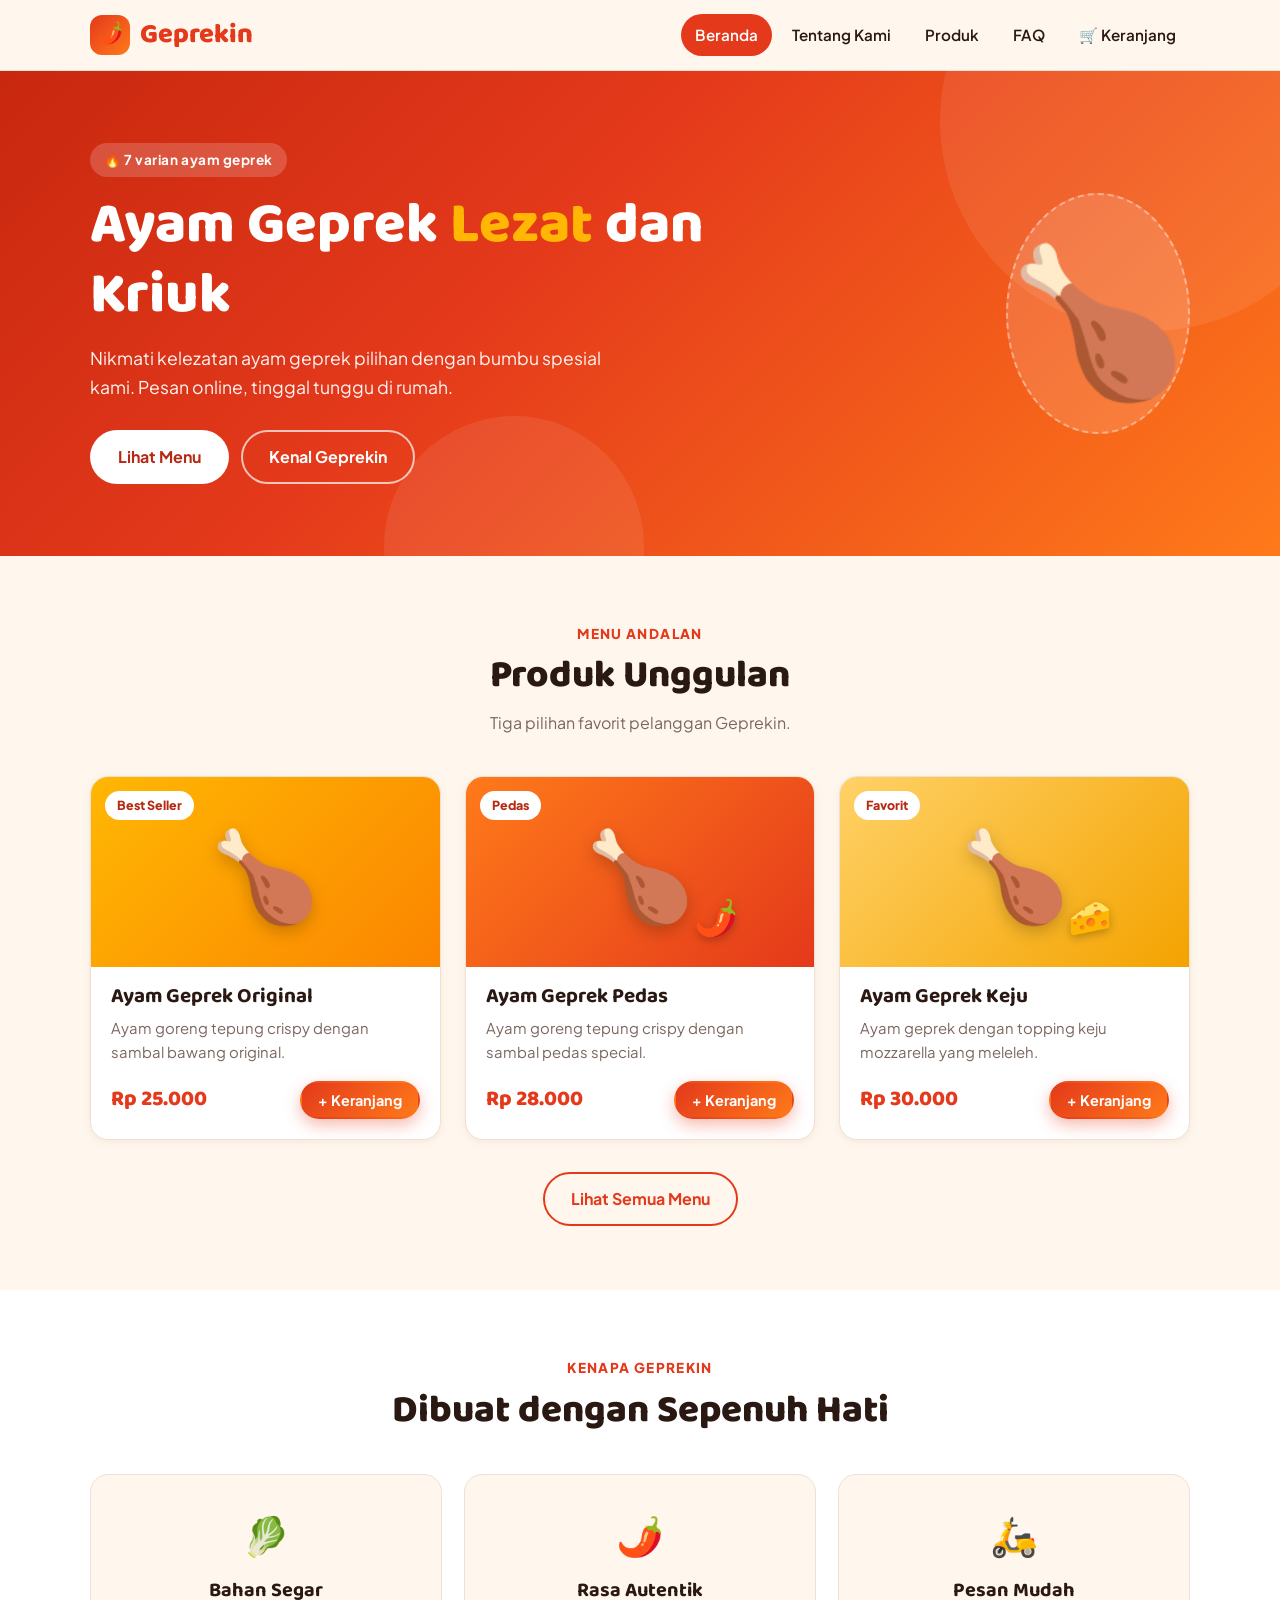
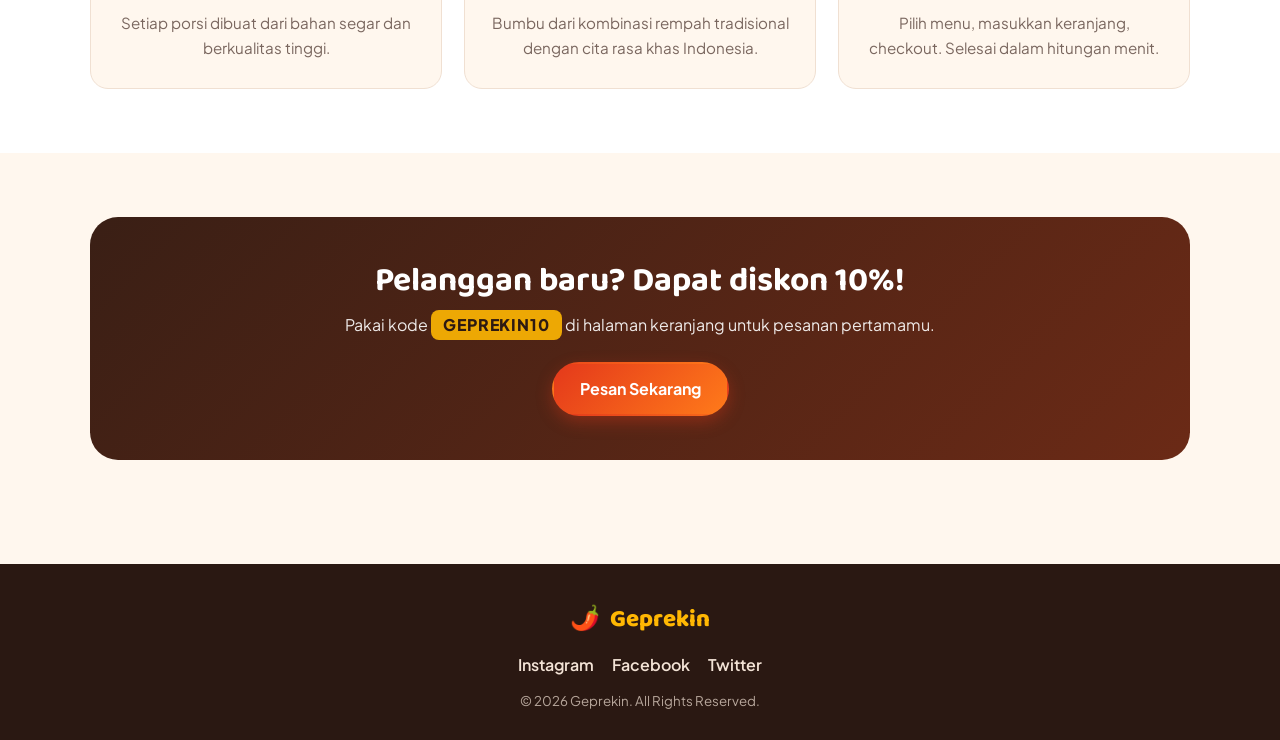
<file: index.html>
<!DOCTYPE html>
<html lang="id">
<head>
    <meta charset="UTF-8">
    <meta name="viewport" content="width=device-width, initial-scale=1.0">
    <title>Geprekin - Ayam Geprek Enak, Crispy, dan Pedasnya Pas</title>
    <meta name="description" content="Pesan ayam geprek crispy dengan 7 varian rasa dari Geprekin.">
    <link rel="preconnect" href="https://fonts.googleapis.com">
    <link rel="preconnect" href="https://fonts.gstatic.com" crossorigin>
    <link href="https://fonts.googleapis.com/css2?family=Baloo+2:wght@600;700;800&family=Plus+Jakarta+Sans:wght@400;500;600;700;800&display=swap" rel="stylesheet">
    <link rel="stylesheet" href="style.css">
</head>
<body>
    <header class="site-header">
        <div class="container header-inner">
            <a href="index.html" class="brand"><span class="brand-icon" aria-hidden="true">🌶️</span>Geprekin</a>
            <button class="nav-toggle" type="button" aria-label="Buka menu" aria-expanded="false" aria-controls="main-nav">☰</button>
            <nav class="main-nav" id="main-nav">
                <a href="index.html">Beranda</a>
                <a href="tentang.html">Tentang Kami</a>
                <a href="produk.html">Produk</a>
                <a href="faq.html">FAQ</a>
                <a href="keranjang.html">🛒 Keranjang<span class="cart-count" hidden>0</span></a>
            </nav>
        </div>
    </header>

    <main>

        <section class="hero">
            <div class="container hero-inner">
                <div>
                    <span class="hero-eyebrow">🔥 7 varian ayam geprek</span>
                    <h2>Ayam Geprek <span>Lezat</span> dan Kriuk</h2>
                    <p>Nikmati kelezatan ayam geprek pilihan dengan bumbu spesial kami. Pesan online, tinggal tunggu di rumah.</p>
                    <div class="hero-actions">
                        <a href="produk.html" class="btn btn-light">Lihat Menu</a>
                        <a href="tentang.html" class="btn btn-outline">Kenal Geprekin</a>
                    </div>
                </div>
                <div class="hero-art" aria-hidden="true">🍗</div>
            </div>
        </section>

        <section class="section">
            <div class="container">
                <div class="section-head">
                    <span class="eyebrow">Menu Andalan</span>
                    <h2>Produk Unggulan</h2>
                    <p>Tiga pilihan favorit pelanggan Geprekin.</p>
                </div>
                <div class="products-grid" id="featured-grid"></div>
                <p style="text-align:center;margin-top:32px"><a href="produk.html" class="btn btn-outline">Lihat Semua Menu</a></p>
            </div>
        </section>

        <section class="section section-alt">
            <div class="container">
                <div class="section-head">
                    <span class="eyebrow">Kenapa Geprekin</span>
                    <h2>Dibuat dengan Sepenuh Hati</h2>
                </div>
                <div class="features-grid">
                    <div class="feature"><span class="feature-icon" aria-hidden="true">🥬</span><h3>Bahan Segar</h3><p>Setiap porsi dibuat dari bahan segar dan berkualitas tinggi.</p></div>
                    <div class="feature"><span class="feature-icon" aria-hidden="true">🌶️</span><h3>Rasa Autentik</h3><p>Bumbu dari kombinasi rempah tradisional dengan cita rasa khas Indonesia.</p></div>
                    <div class="feature"><span class="feature-icon" aria-hidden="true">🛵</span><h3>Pesan Mudah</h3><p>Pilih menu, masukkan keranjang, checkout. Selesai dalam hitungan menit.</p></div>
                </div>
            </div>
        </section>

        <section class="section">
            <div class="container">
                <div class="cta-band">
                    <h2>Pelanggan baru? Dapat diskon 10%!</h2>
                    <p>Pakai kode <span class="promo-code">GEPREKIN10</span> di halaman keranjang untuk pesanan pertamamu.</p>
                    <a href="produk.html" class="btn btn-primary">Pesan Sekarang</a>
                </div>
            </div>
        </section>
    </main>

    <footer class="site-footer">
        <div class="container">
            <a href="index.html" class="brand"><span aria-hidden="true">🌶️</span> Geprekin</a>
            <div class="social-links">
                <a href="#">Instagram</a>
                <a href="#">Facebook</a>
                <a href="#">Twitter</a>
            </div>
            <small>&copy; 2026 Geprekin. All Rights Reserved.</small>
        </div>
    </footer>

    <script src="config.js"></script>
    <script src="app.js"></script>
</body>
</html>
</file>
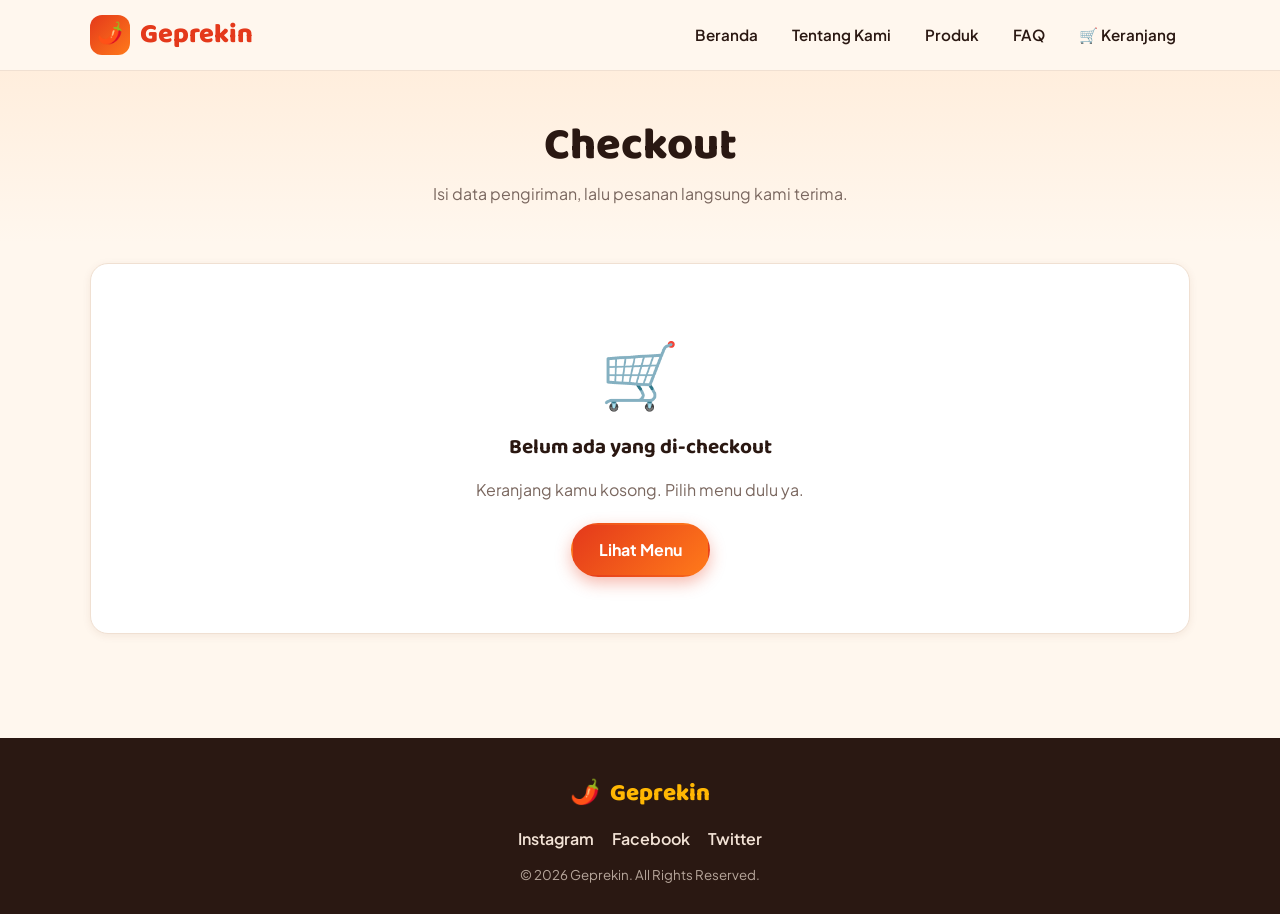
<file: checkout.html>
<!DOCTYPE html>
<html lang="id">
<head>
    <meta charset="UTF-8">
    <meta name="viewport" content="width=device-width, initial-scale=1.0">
    <title>Checkout - Geprekin</title>
    <meta name="description" content="Selesaikan pesanan ayam geprek kamu.">
    <link rel="preconnect" href="https://fonts.googleapis.com">
    <link rel="preconnect" href="https://fonts.gstatic.com" crossorigin>
    <link href="https://fonts.googleapis.com/css2?family=Baloo+2:wght@600;700;800&family=Plus+Jakarta+Sans:wght@400;500;600;700;800&display=swap" rel="stylesheet">
    <link rel="stylesheet" href="style.css">
</head>
<body>
    <header class="site-header">
        <div class="container header-inner">
            <a href="index.html" class="brand"><span class="brand-icon" aria-hidden="true">🌶️</span>Geprekin</a>
            <button class="nav-toggle" type="button" aria-label="Buka menu" aria-expanded="false" aria-controls="main-nav">☰</button>
            <nav class="main-nav" id="main-nav">
                <a href="index.html">Beranda</a>
                <a href="tentang.html">Tentang Kami</a>
                <a href="produk.html">Produk</a>
                <a href="faq.html">FAQ</a>
                <a href="keranjang.html">🛒 Keranjang<span class="cart-count" hidden>0</span></a>
            </nav>
        </div>
    </header>

    <main>

        <section class="page-title">
            <div class="container">
                <h2>Checkout</h2>
                <p>Isi data pengiriman, lalu pesanan langsung kami terima.</p>
            </div>
        </section>
        <section class="section" style="padding-top:20px">
            <div class="container" id="checkout-root"></div>
        </section>
    </main>

    <footer class="site-footer">
        <div class="container">
            <a href="index.html" class="brand"><span aria-hidden="true">🌶️</span> Geprekin</a>
            <div class="social-links">
                <a href="#">Instagram</a>
                <a href="#">Facebook</a>
                <a href="#">Twitter</a>
            </div>
            <small>&copy; 2026 Geprekin. All Rights Reserved.</small>
        </div>
    </footer>

    <script src="config.js"></script>
    <script src="app.js"></script>
</body>
</html>
</file>
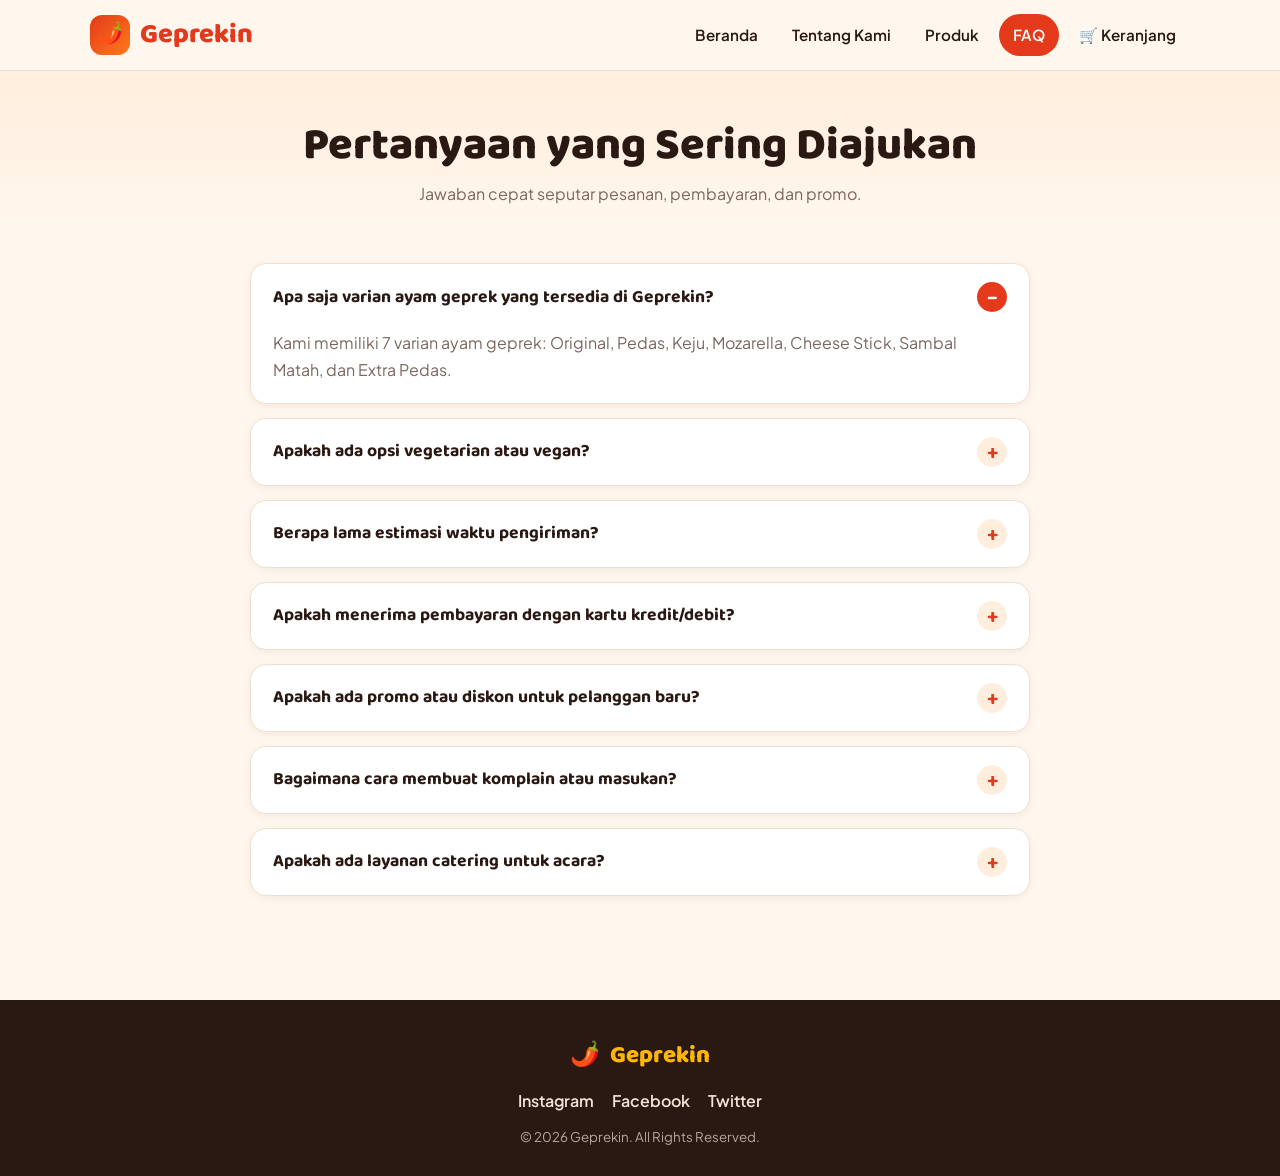
<file: faq.html>
<!DOCTYPE html>
<html lang="id">
<head>
    <meta charset="UTF-8">
    <meta name="viewport" content="width=device-width, initial-scale=1.0">
    <title>FAQ - Geprekin</title>
    <meta name="description" content="Pertanyaan yang sering diajukan seputar Geprekin.">
    <link rel="preconnect" href="https://fonts.googleapis.com">
    <link rel="preconnect" href="https://fonts.gstatic.com" crossorigin>
    <link href="https://fonts.googleapis.com/css2?family=Baloo+2:wght@600;700;800&family=Plus+Jakarta+Sans:wght@400;500;600;700;800&display=swap" rel="stylesheet">
    <link rel="stylesheet" href="style.css">
</head>
<body>
    <header class="site-header">
        <div class="container header-inner">
            <a href="index.html" class="brand"><span class="brand-icon" aria-hidden="true">🌶️</span>Geprekin</a>
            <button class="nav-toggle" type="button" aria-label="Buka menu" aria-expanded="false" aria-controls="main-nav">☰</button>
            <nav class="main-nav" id="main-nav">
                <a href="index.html">Beranda</a>
                <a href="tentang.html">Tentang Kami</a>
                <a href="produk.html">Produk</a>
                <a href="faq.html">FAQ</a>
                <a href="keranjang.html">🛒 Keranjang<span class="cart-count" hidden>0</span></a>
            </nav>
        </div>
    </header>

    <main>

        <section class="page-title">
            <div class="container">
                <h2>Pertanyaan yang Sering Diajukan</h2>
                <p>Jawaban cepat seputar pesanan, pembayaran, dan promo.</p>
            </div>
        </section>
        <section class="section" style="padding-top:20px">
            <div class="container">
                <div class="faq-list">
                    <details class="faq-item" open>
                        <summary>Apa saja varian ayam geprek yang tersedia di Geprekin?</summary>
                        <p>Kami memiliki 7 varian ayam geprek: Original, Pedas, Keju, Mozarella, Cheese Stick, Sambal Matah, dan Extra Pedas.</p>
                    </details>
                    <details class="faq-item">
                        <summary>Apakah ada opsi vegetarian atau vegan?</summary>
                        <p>Saat ini kami fokus pada hidangan berbasis ayam, tetapi kami sedang mengembangkan opsi vegetarian untuk masa depan.</p>
                    </details>
                    <details class="faq-item">
                        <summary>Berapa lama estimasi waktu pengiriman?</summary>
                        <p>Untuk pesanan online, estimasi waktu pengiriman adalah 30-45 menit tergantung lokasi dan kondisi lalu lintas.</p>
                    </details>
                    <details class="faq-item">
                        <summary>Apakah menerima pembayaran dengan kartu kredit/debit?</summary>
                        <p>Ya, kami menerima berbagai metode pembayaran termasuk tunai, kartu kredit/debit, dan e-wallet seperti GoPay, OVO, dan Dana.</p>
                    </details>
                    <details class="faq-item">
                        <summary>Apakah ada promo atau diskon untuk pelanggan baru?</summary>
                        <p>Ya! Pelanggan baru mendapat diskon 10% untuk pesanan pertama dengan kode "GEPREKIN10". Masukkan kodenya di halaman keranjang.</p>
                    </details>
                    <details class="faq-item">
                        <summary>Bagaimana cara membuat komplain atau masukan?</summary>
                        <p>Anda dapat menghubungi layanan pelanggan kami melalui email support@geprekin.com atau telepon 0812-3456-7890.</p>
                    </details>
                    <details class="faq-item">
                        <summary>Apakah ada layanan catering untuk acara?</summary>
                        <p>Ya, kami menyediakan layanan catering untuk berbagai acara seperti rapat, pertemuan, dan pesta. Silakan hubungi tim marketing kami untuk detail lebih lanjut.</p>
                    </details>
                </div>
            </div>
        </section>
    </main>

    <footer class="site-footer">
        <div class="container">
            <a href="index.html" class="brand"><span aria-hidden="true">🌶️</span> Geprekin</a>
            <div class="social-links">
                <a href="#">Instagram</a>
                <a href="#">Facebook</a>
                <a href="#">Twitter</a>
            </div>
            <small>&copy; 2026 Geprekin. All Rights Reserved.</small>
        </div>
    </footer>

    <script src="config.js"></script>
    <script src="app.js"></script>
</body>
</html>
</file>
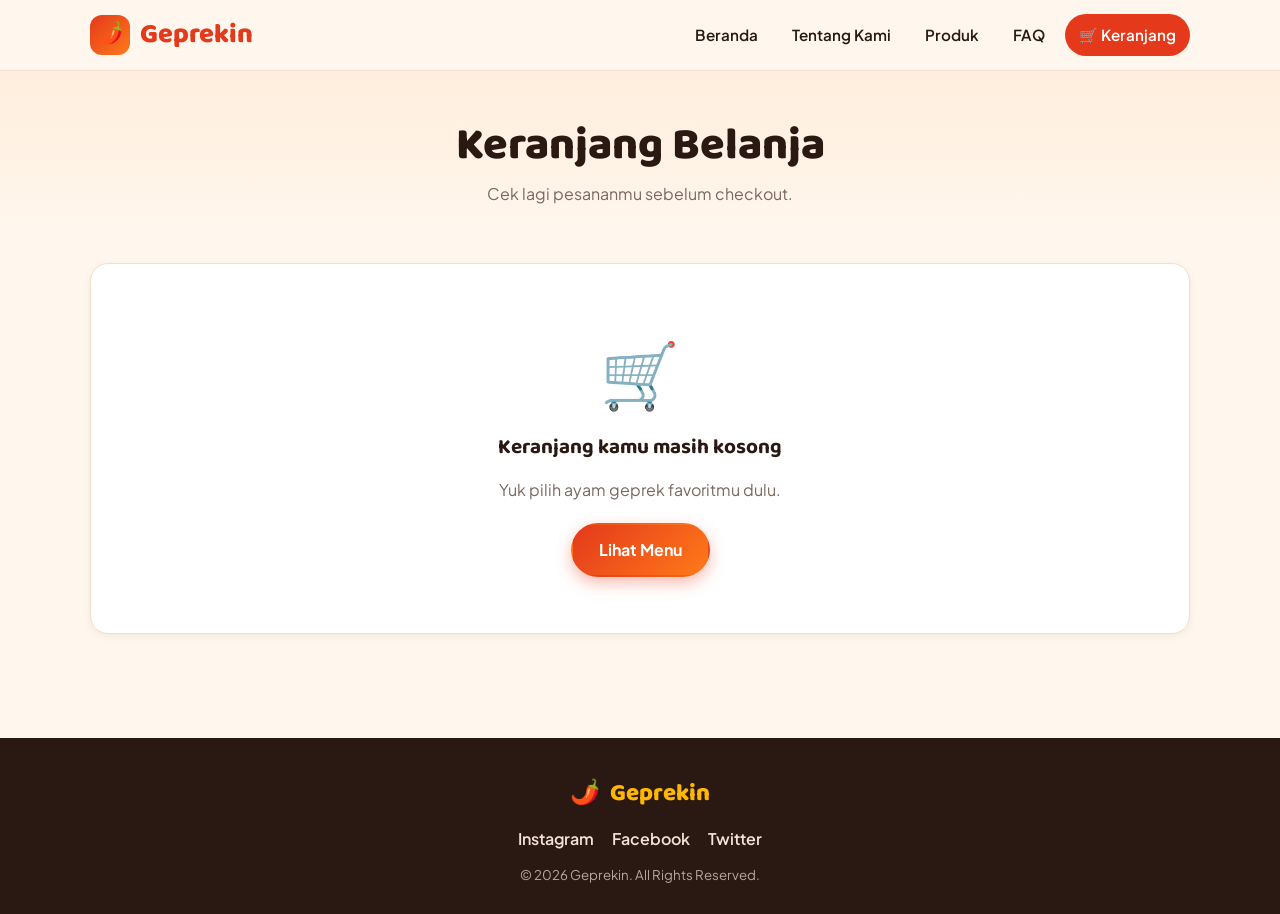
<file: keranjang.html>
<!DOCTYPE html>
<html lang="id">
<head>
    <meta charset="UTF-8">
    <meta name="viewport" content="width=device-width, initial-scale=1.0">
    <title>Keranjang - Geprekin</title>
    <meta name="description" content="Keranjang belanja Geprekin.">
    <link rel="preconnect" href="https://fonts.googleapis.com">
    <link rel="preconnect" href="https://fonts.gstatic.com" crossorigin>
    <link href="https://fonts.googleapis.com/css2?family=Baloo+2:wght@600;700;800&family=Plus+Jakarta+Sans:wght@400;500;600;700;800&display=swap" rel="stylesheet">
    <link rel="stylesheet" href="style.css">
</head>
<body>
    <header class="site-header">
        <div class="container header-inner">
            <a href="index.html" class="brand"><span class="brand-icon" aria-hidden="true">🌶️</span>Geprekin</a>
            <button class="nav-toggle" type="button" aria-label="Buka menu" aria-expanded="false" aria-controls="main-nav">☰</button>
            <nav class="main-nav" id="main-nav">
                <a href="index.html">Beranda</a>
                <a href="tentang.html">Tentang Kami</a>
                <a href="produk.html">Produk</a>
                <a href="faq.html">FAQ</a>
                <a href="keranjang.html">🛒 Keranjang<span class="cart-count" hidden>0</span></a>
            </nav>
        </div>
    </header>

    <main>

        <section class="page-title">
            <div class="container">
                <h2>Keranjang Belanja</h2>
                <p>Cek lagi pesananmu sebelum checkout.</p>
            </div>
        </section>
        <section class="section" style="padding-top:20px">
            <div class="container" id="cart-root"></div>
        </section>
    </main>

    <footer class="site-footer">
        <div class="container">
            <a href="index.html" class="brand"><span aria-hidden="true">🌶️</span> Geprekin</a>
            <div class="social-links">
                <a href="#">Instagram</a>
                <a href="#">Facebook</a>
                <a href="#">Twitter</a>
            </div>
            <small>&copy; 2026 Geprekin. All Rights Reserved.</small>
        </div>
    </footer>

    <script src="config.js"></script>
    <script src="app.js"></script>
</body>
</html>
</file>
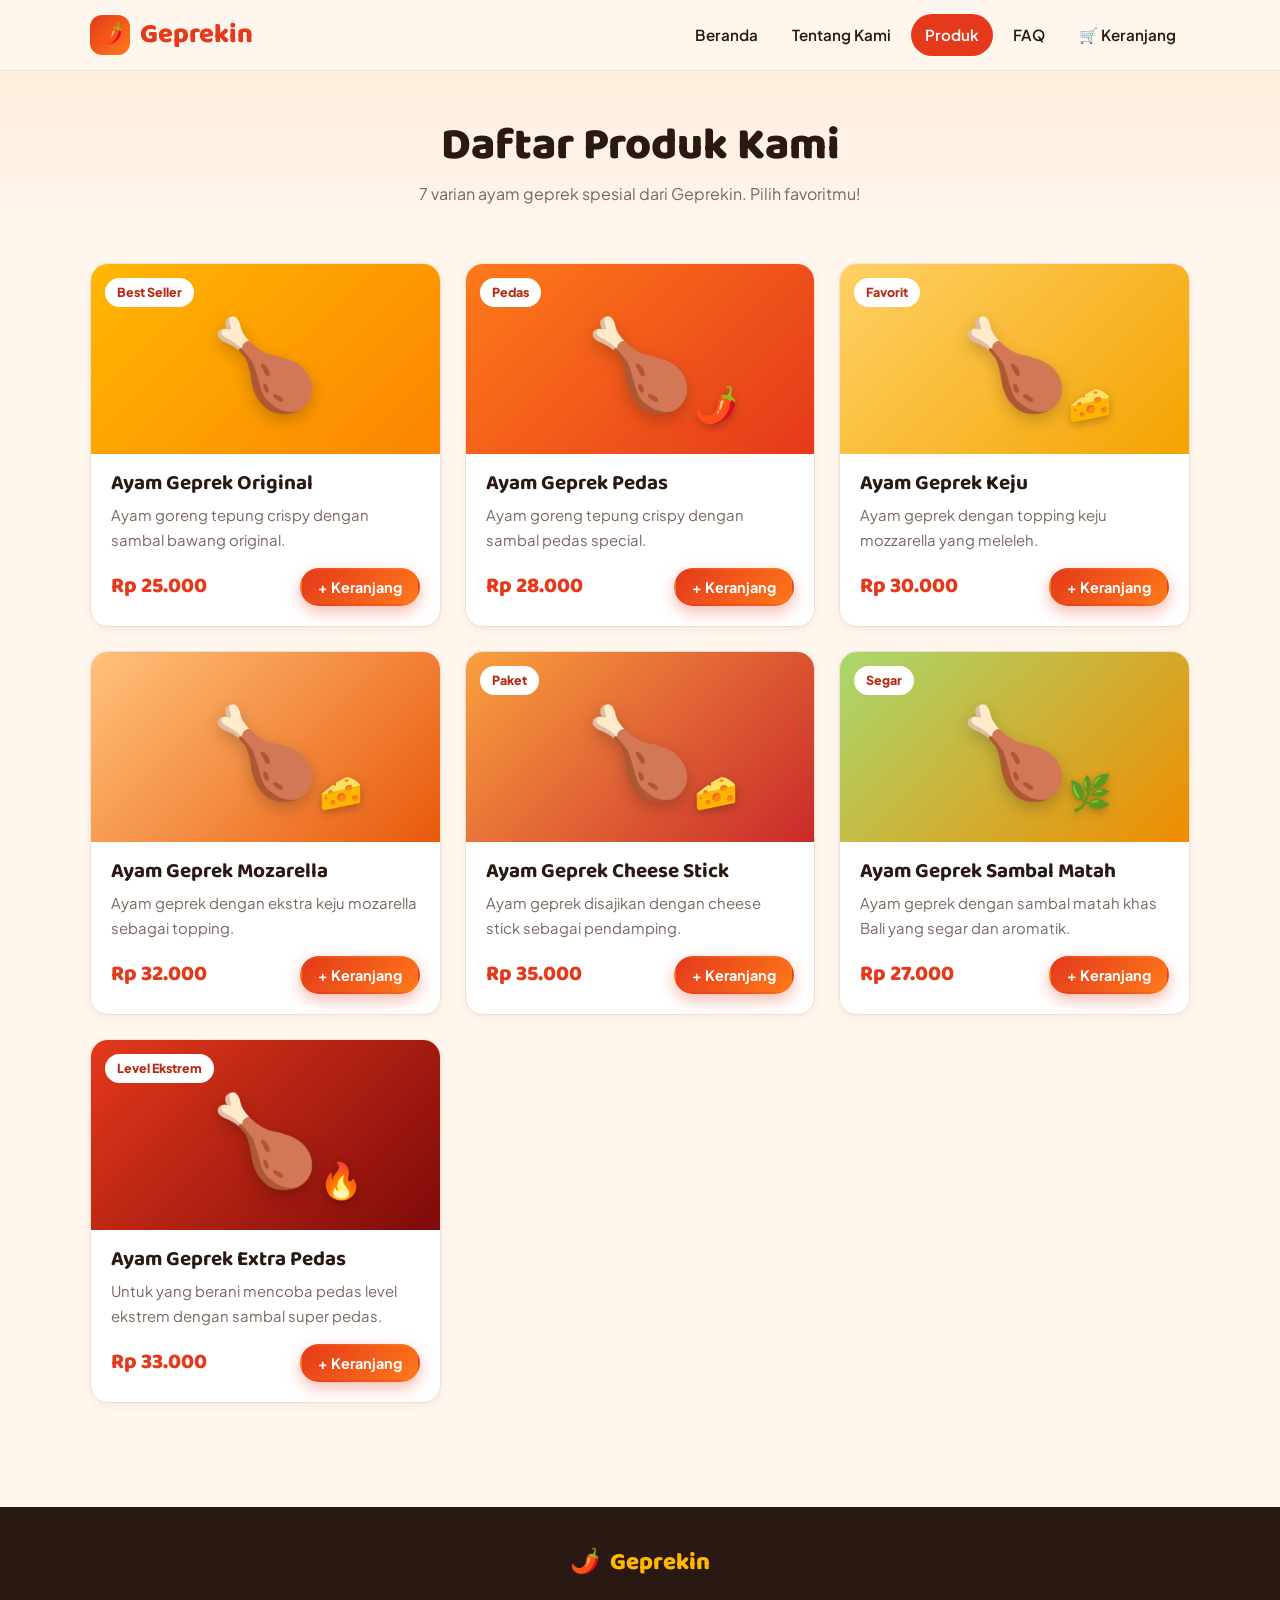
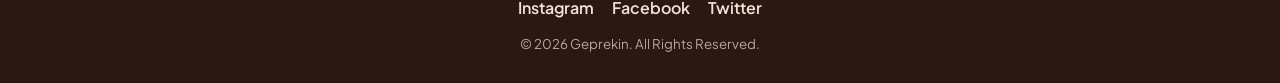
<file: produk.html>
<!DOCTYPE html>
<html lang="id">
<head>
    <meta charset="UTF-8">
    <meta name="viewport" content="width=device-width, initial-scale=1.0">
    <title>Produk - Geprekin</title>
    <meta name="description" content="Daftar 7 varian ayam geprek spesial dari Geprekin.">
    <link rel="preconnect" href="https://fonts.googleapis.com">
    <link rel="preconnect" href="https://fonts.gstatic.com" crossorigin>
    <link href="https://fonts.googleapis.com/css2?family=Baloo+2:wght@600;700;800&family=Plus+Jakarta+Sans:wght@400;500;600;700;800&display=swap" rel="stylesheet">
    <link rel="stylesheet" href="style.css">
</head>
<body>
    <header class="site-header">
        <div class="container header-inner">
            <a href="index.html" class="brand"><span class="brand-icon" aria-hidden="true">🌶️</span>Geprekin</a>
            <button class="nav-toggle" type="button" aria-label="Buka menu" aria-expanded="false" aria-controls="main-nav">☰</button>
            <nav class="main-nav" id="main-nav">
                <a href="index.html">Beranda</a>
                <a href="tentang.html">Tentang Kami</a>
                <a href="produk.html">Produk</a>
                <a href="faq.html">FAQ</a>
                <a href="keranjang.html">🛒 Keranjang<span class="cart-count" hidden>0</span></a>
            </nav>
        </div>
    </header>

    <main>

        <section class="page-title">
            <div class="container">
                <h2>Daftar Produk Kami</h2>
                <p>7 varian ayam geprek spesial dari Geprekin. Pilih favoritmu!</p>
            </div>
        </section>
        <section class="section" style="padding-top:20px">
            <div class="container">
                <div class="products-grid" id="product-grid"></div>
            </div>
        </section>
    </main>

    <footer class="site-footer">
        <div class="container">
            <a href="index.html" class="brand"><span aria-hidden="true">🌶️</span> Geprekin</a>
            <div class="social-links">
                <a href="#">Instagram</a>
                <a href="#">Facebook</a>
                <a href="#">Twitter</a>
            </div>
            <small>&copy; 2026 Geprekin. All Rights Reserved.</small>
        </div>
    </footer>

    <script src="config.js"></script>
    <script src="app.js"></script>
</body>
</html>
</file>
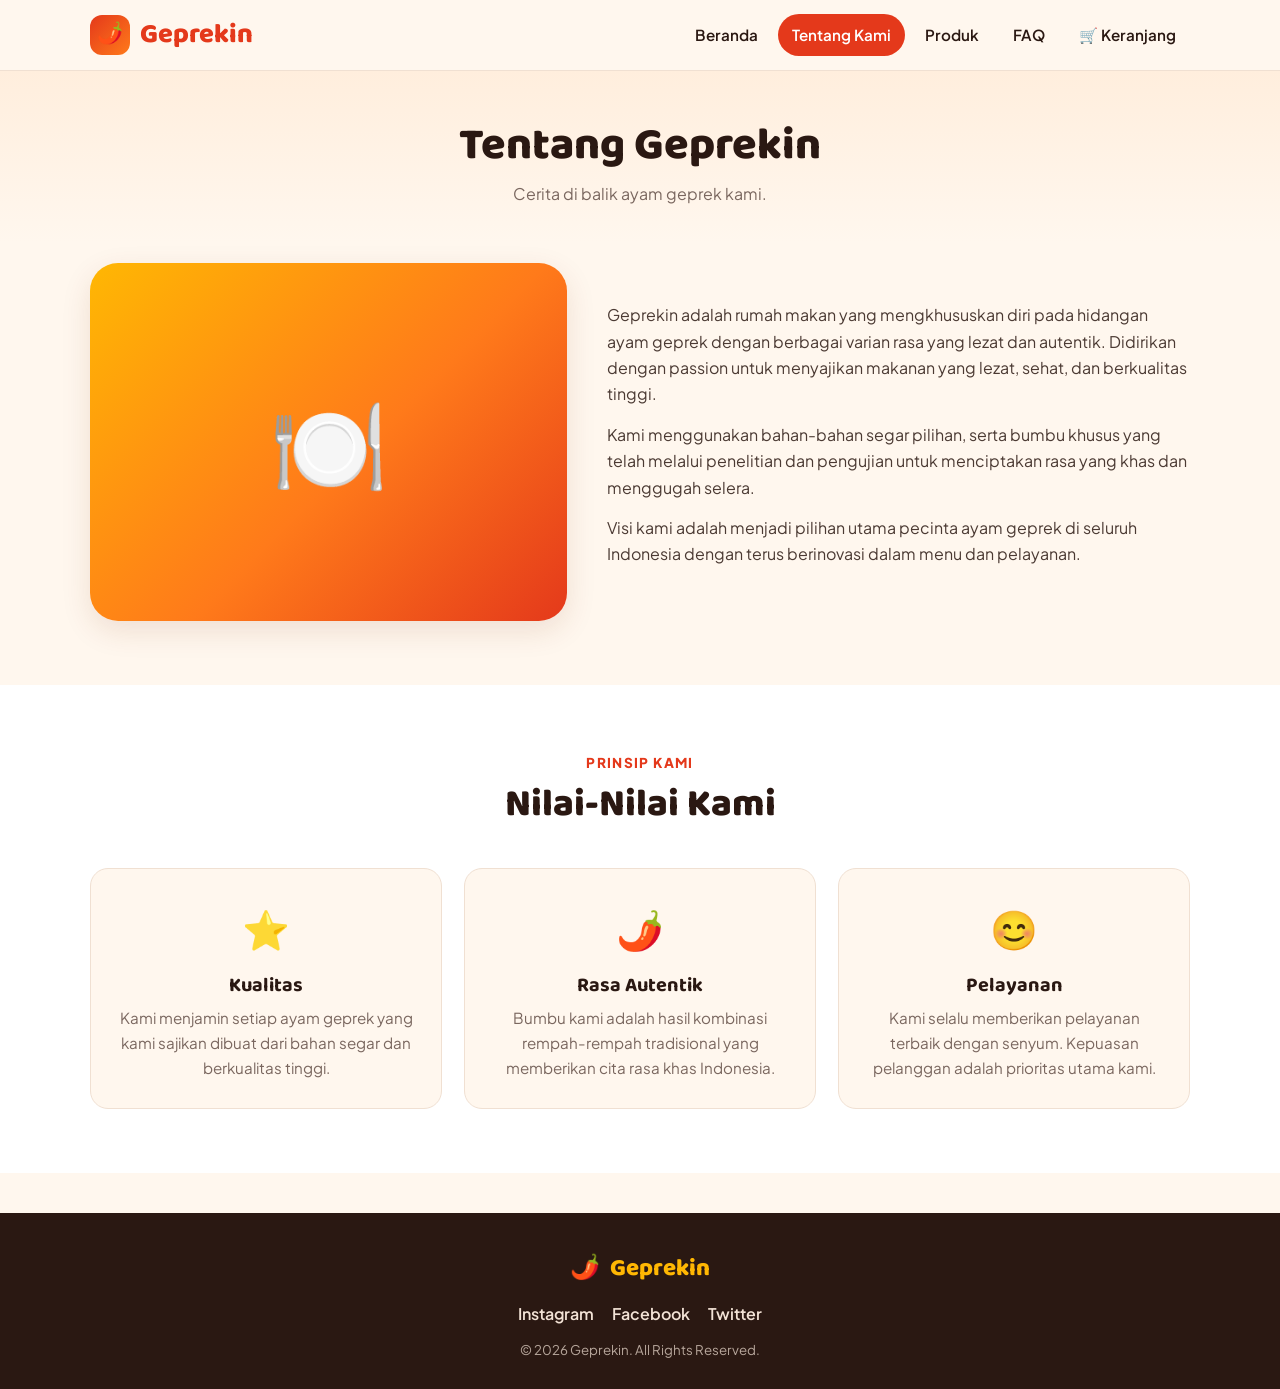
<file: tentang.html>
<!DOCTYPE html>
<html lang="id">
<head>
    <meta charset="UTF-8">
    <meta name="viewport" content="width=device-width, initial-scale=1.0">
    <title>Tentang Kami - Geprekin</title>
    <meta name="description" content="Kenali Geprekin, rumah makan spesialis ayam geprek.">
    <link rel="preconnect" href="https://fonts.googleapis.com">
    <link rel="preconnect" href="https://fonts.gstatic.com" crossorigin>
    <link href="https://fonts.googleapis.com/css2?family=Baloo+2:wght@600;700;800&family=Plus+Jakarta+Sans:wght@400;500;600;700;800&display=swap" rel="stylesheet">
    <link rel="stylesheet" href="style.css">
</head>
<body>
    <header class="site-header">
        <div class="container header-inner">
            <a href="index.html" class="brand"><span class="brand-icon" aria-hidden="true">🌶️</span>Geprekin</a>
            <button class="nav-toggle" type="button" aria-label="Buka menu" aria-expanded="false" aria-controls="main-nav">☰</button>
            <nav class="main-nav" id="main-nav">
                <a href="index.html">Beranda</a>
                <a href="tentang.html">Tentang Kami</a>
                <a href="produk.html">Produk</a>
                <a href="faq.html">FAQ</a>
                <a href="keranjang.html">🛒 Keranjang<span class="cart-count" hidden>0</span></a>
            </nav>
        </div>
    </header>

    <main>

        <section class="page-title">
            <div class="container">
                <h2>Tentang Geprekin</h2>
                <p>Cerita di balik ayam geprek kami.</p>
            </div>
        </section>

        <section class="section" style="padding-top:20px">
            <div class="container about-content">
                <div class="about-visual" aria-hidden="true">🍽️</div>
                <div class="about-text">
                    <p>Geprekin adalah rumah makan yang mengkhususkan diri pada hidangan ayam geprek dengan berbagai varian rasa yang lezat dan autentik. Didirikan dengan passion untuk menyajikan makanan yang lezat, sehat, dan berkualitas tinggi.</p>
                    <p>Kami menggunakan bahan-bahan segar pilihan, serta bumbu khusus yang telah melalui penelitian dan pengujian untuk menciptakan rasa yang khas dan menggugah selera.</p>
                    <p>Visi kami adalah menjadi pilihan utama pecinta ayam geprek di seluruh Indonesia dengan terus berinovasi dalam menu dan pelayanan.</p>
                </div>
            </div>
        </section>

        <section class="section section-alt">
            <div class="container">
                <div class="section-head">
                    <span class="eyebrow">Prinsip Kami</span>
                    <h2>Nilai-Nilai Kami</h2>
                </div>
                <div class="features-grid">
                    <div class="feature"><span class="feature-icon" aria-hidden="true">⭐</span><h3>Kualitas</h3><p>Kami menjamin setiap ayam geprek yang kami sajikan dibuat dari bahan segar dan berkualitas tinggi.</p></div>
                    <div class="feature"><span class="feature-icon" aria-hidden="true">🌶️</span><h3>Rasa Autentik</h3><p>Bumbu kami adalah hasil kombinasi rempah-rempah tradisional yang memberikan cita rasa khas Indonesia.</p></div>
                    <div class="feature"><span class="feature-icon" aria-hidden="true">😊</span><h3>Pelayanan</h3><p>Kami selalu memberikan pelayanan terbaik dengan senyum. Kepuasan pelanggan adalah prioritas utama kami.</p></div>
                </div>
            </div>
        </section>
    </main>

    <footer class="site-footer">
        <div class="container">
            <a href="index.html" class="brand"><span aria-hidden="true">🌶️</span> Geprekin</a>
            <div class="social-links">
                <a href="#">Instagram</a>
                <a href="#">Facebook</a>
                <a href="#">Twitter</a>
            </div>
            <small>&copy; 2026 Geprekin. All Rights Reserved.</small>
        </div>
    </footer>

    <script src="config.js"></script>
    <script src="app.js"></script>
</body>
</html>
</file>
<file: style.css>
/* ==========================================================
   Geprekin - Stylesheet
   Font  : Baloo 2 (judul) + Plus Jakarta Sans (isi)
   Warna : cabai merah, oranye, kuning, krem, cokelat tua
   ========================================================== */

:root {
    --chili: #e4391b;
    --chili-dark: #b52a12;
    --orange: #ff7a1a;
    --sun: #ffb703;
    --cream: #fff7ee;
    --cream-2: #ffeedd;
    --ink: #2a1812;
    --muted: #7a675f;
    --line: #f0e0d2;
    --white: #ffffff;
    --ok: #1f9d55;
    --radius: 18px;
    --shadow-sm: 0 2px 8px rgba(120, 50, 20, 0.08);
    --shadow: 0 10px 30px rgba(120, 50, 20, 0.12);
    --font-head: 'Baloo 2', 'Segoe UI', sans-serif;
    --font-body: 'Plus Jakarta Sans', 'Segoe UI', Tahoma, sans-serif;
}

*, *::before, *::after { margin: 0; padding: 0; box-sizing: border-box; }

html { scroll-behavior: smooth; }

body {
    font-family: var(--font-body);
    font-size: 16px;
    line-height: 1.65;
    color: var(--ink);
    background: var(--cream);
    min-height: 100vh;
    display: flex;
    flex-direction: column;
}

main { flex: 1; }

h1, h2, h3, h4 {
    font-family: var(--font-head);
    line-height: 1.2;
    color: var(--ink);
}

a { color: var(--chili); }
img { max-width: 100%; display: block; }

.container {
    width: 100%;
    max-width: 1140px;
    margin: 0 auto;
    padding: 0 20px;
}

/* ---------- Tombol ---------- */
.btn {
    display: inline-flex;
    align-items: center;
    justify-content: center;
    gap: 8px;
    padding: 12px 26px;
    border-radius: 999px;
    border: 2px solid transparent;
    font-family: var(--font-body);
    font-size: 1rem;
    font-weight: 700;
    text-decoration: none;
    cursor: pointer;
    transition: transform 0.2s, box-shadow 0.2s, background 0.2s, color 0.2s;
}
.btn:hover { transform: translateY(-2px); }
.btn:active { transform: translateY(0); }
.btn:focus-visible, a:focus-visible, button:focus-visible, input:focus-visible,
select:focus-visible, textarea:focus-visible, summary:focus-visible {
    outline: 3px solid var(--sun);
    outline-offset: 2px;
}

.btn-primary {
    background: linear-gradient(135deg, var(--chili), var(--orange));
    color: var(--white);
    box-shadow: 0 6px 16px rgba(228, 57, 27, 0.35);
}
.btn-primary:hover { box-shadow: 0 10px 22px rgba(228, 57, 27, 0.45); }
.btn-primary:disabled { opacity: 0.6; cursor: not-allowed; transform: none; }

.btn-outline {
    background: transparent;
    color: var(--chili);
    border-color: var(--chili);
}
.btn-outline:hover { background: var(--chili); color: var(--white); }

.btn-light { background: var(--white); color: var(--chili-dark); }
.btn-light:hover { background: var(--cream-2); }

.btn-sm { padding: 8px 16px; font-size: 0.9rem; }
.btn-block { width: 100%; }

/* ---------- Header ---------- */
.site-header {
    position: sticky;
    top: 0;
    z-index: 100;
    background: rgba(255, 247, 238, 0.92);
    backdrop-filter: blur(10px);
    border-bottom: 1px solid var(--line);
}
.header-inner {
    display: flex;
    align-items: center;
    justify-content: space-between;
    gap: 16px;
    min-height: 70px;
}
.brand {
    display: flex;
    align-items: center;
    gap: 10px;
    font-family: var(--font-head);
    font-size: 1.7rem;
    font-weight: 800;
    color: var(--chili);
    text-decoration: none;
}
.brand-icon {
    display: grid;
    place-items: center;
    width: 40px;
    height: 40px;
    border-radius: 12px;
    background: linear-gradient(135deg, var(--chili), var(--orange));
    font-size: 1.3rem;
}
.main-nav { display: flex; align-items: center; gap: 6px; }
.main-nav a {
    padding: 8px 14px;
    border-radius: 999px;
    color: var(--ink);
    font-weight: 600;
    font-size: 0.95rem;
    text-decoration: none;
    transition: background 0.2s, color 0.2s;
}
.main-nav a:hover { background: var(--cream-2); color: var(--chili); }
.main-nav a[aria-current="page"] { background: var(--chili); color: var(--white); }

.cart-count {
    display: inline-grid;
    place-items: center;
    min-width: 22px;
    height: 22px;
    margin-left: 4px;
    padding: 0 6px;
    border-radius: 999px;
    background: var(--sun);
    color: var(--ink);
    font-size: 0.78rem;
    font-weight: 800;
}
.cart-count[hidden] { display: none; }

.nav-toggle {
    display: none;
    width: 44px;
    height: 44px;
    border: 1px solid var(--line);
    border-radius: 12px;
    background: var(--white);
    font-size: 1.3rem;
    cursor: pointer;
}

/* ---------- Hero ---------- */
.hero {
    position: relative;
    overflow: hidden;
    color: var(--white);
    background: linear-gradient(135deg, #c8280f 0%, var(--chili) 40%, var(--orange) 100%);
}
.hero::before, .hero::after {
    content: '';
    position: absolute;
    border-radius: 50%;
    background: rgba(255, 255, 255, 0.08);
}
.hero::before { width: 420px; height: 420px; top: -160px; right: -80px; }
.hero::after  { width: 260px; height: 260px; bottom: -120px; left: 30%; }

.hero-inner {
    position: relative;
    z-index: 1;
    display: grid;
    grid-template-columns: 1.2fr 0.8fr;
    align-items: center;
    gap: 30px;
    padding: 72px 20px;
}
.hero-eyebrow {
    display: inline-block;
    margin-bottom: 14px;
    padding: 6px 14px;
    border-radius: 999px;
    background: rgba(255, 255, 255, 0.18);
    font-size: 0.85rem;
    font-weight: 700;
    letter-spacing: 0.04em;
}
.hero h2 {
    color: var(--white);
    font-size: clamp(2.2rem, 5vw, 3.6rem);
    font-weight: 800;
    margin-bottom: 14px;
}
.hero h2 span { color: var(--sun); }
.hero p { font-size: 1.1rem; max-width: 520px; margin-bottom: 28px; opacity: 0.95; }
.hero-actions { display: flex; flex-wrap: wrap; gap: 12px; }
.hero .btn-outline { color: var(--white); border-color: rgba(255, 255, 255, 0.7); }
.hero .btn-outline:hover { background: var(--white); color: var(--chili-dark); }

.hero-art {
    display: grid;
    place-items: center;
    aspect-ratio: 1;
    max-width: 340px;
    margin-left: auto;
    border-radius: 50%;
    background: rgba(255, 255, 255, 0.14);
    border: 2px dashed rgba(255, 255, 255, 0.4);
    font-size: clamp(6rem, 14vw, 9rem);
    animation: float 4s ease-in-out infinite;
}
@keyframes float { 50% { transform: translateY(-12px) rotate(3deg); } }

/* ---------- Section umum ---------- */
.section { padding: 64px 0; }
.section-alt { background: var(--white); }
.section-head { text-align: center; max-width: 620px; margin: 0 auto 40px; }
.section-head .eyebrow {
    display: inline-block;
    margin-bottom: 8px;
    color: var(--chili);
    font-size: 0.85rem;
    font-weight: 800;
    letter-spacing: 0.1em;
    text-transform: uppercase;
}
.section-head h2 { font-size: clamp(1.8rem, 3.5vw, 2.4rem); font-weight: 800; }
.section-head p { margin-top: 10px; color: var(--muted); }

/* ---------- Kartu produk ---------- */
.products-grid {
    display: grid;
    grid-template-columns: repeat(auto-fill, minmax(260px, 1fr));
    gap: 24px;
}
.product-card {
    display: flex;
    flex-direction: column;
    overflow: hidden;
    border-radius: var(--radius);
    background: var(--white);
    border: 1px solid var(--line);
    box-shadow: var(--shadow-sm);
    transition: transform 0.25s, box-shadow 0.25s;
}
.product-card:hover { transform: translateY(-6px); box-shadow: var(--shadow); }

.product-visual {
    position: relative;
    display: grid;
    place-items: center;
    height: 190px;
}
.product-emoji { font-size: 5.5rem; filter: drop-shadow(0 6px 8px rgba(0, 0, 0, 0.2)); }
.product-emoji-2 {
    position: absolute;
    right: 22%;
    bottom: 22px;
    font-size: 2.2rem;
    filter: drop-shadow(0 3px 4px rgba(0, 0, 0, 0.25));
}
.badge {
    position: absolute;
    top: 14px;
    left: 14px;
    padding: 4px 12px;
    border-radius: 999px;
    background: var(--white);
    color: var(--chili-dark);
    font-size: 0.78rem;
    font-weight: 800;
}
.product-body { display: flex; flex-direction: column; flex: 1; padding: 18px 20px 20px; }
.product-body h3 { margin-bottom: 6px; font-size: 1.3rem; font-weight: 700; }
.product-desc { flex: 1; margin-bottom: 16px; color: var(--muted); font-size: 0.93rem; }
.product-foot { display: flex; align-items: center; justify-content: space-between; gap: 10px; }
.price { font-family: var(--font-head); font-size: 1.35rem; font-weight: 800; color: var(--chili); }

/* ---------- Fitur / nilai ---------- */
.features-grid {
    display: grid;
    grid-template-columns: repeat(auto-fit, minmax(240px, 1fr));
    gap: 22px;
}
.feature {
    padding: 28px 24px;
    border-radius: var(--radius);
    background: var(--cream);
    border: 1px solid var(--line);
    text-align: center;
}
.feature-icon { display: block; margin-bottom: 12px; font-size: 2.4rem; }
.feature h3 { margin-bottom: 8px; font-size: 1.25rem; }
.feature p { color: var(--muted); font-size: 0.95rem; }

/* ---------- CTA band ---------- */
.cta-band {
    margin: 0 auto;
    padding: 44px 30px;
    border-radius: 28px;
    text-align: center;
    color: var(--white);
    background: linear-gradient(135deg, #3a1f15, #6b2a16);
}
.cta-band h2 { color: var(--white); margin-bottom: 8px; font-size: clamp(1.6rem, 3vw, 2.1rem); }
.cta-band p { margin-bottom: 22px; opacity: 0.9; }
.promo-code {
    display: inline-block;
    padding: 2px 12px;
    border-radius: 8px;
    background: var(--sun);
    color: var(--ink);
    font-weight: 800;
    letter-spacing: 0.06em;
}

/* ---------- Halaman judul ---------- */
.page-title {
    padding: 48px 0 36px;
    text-align: center;
    background: linear-gradient(180deg, var(--cream-2), var(--cream));
}
.page-title h2 { font-size: clamp(2rem, 4vw, 2.8rem); font-weight: 800; }
.page-title p { margin-top: 8px; color: var(--muted); }

/* ---------- Tentang ---------- */
.about-content { display: grid; grid-template-columns: 0.9fr 1.1fr; gap: 40px; align-items: center; }
.about-visual {
    display: grid;
    place-items: center;
    aspect-ratio: 4 / 3;
    border-radius: 28px;
    font-size: 6rem;
    background: linear-gradient(135deg, var(--sun), var(--orange) 55%, var(--chili));
    box-shadow: var(--shadow);
}
.about-text p { margin-bottom: 14px; color: #4b3a33; }

/* ---------- FAQ ---------- */
.faq-list { max-width: 780px; margin: 0 auto; display: grid; gap: 14px; }
.faq-item {
    border-radius: 16px;
    background: var(--white);
    border: 1px solid var(--line);
    box-shadow: var(--shadow-sm);
}
.faq-item summary {
    display: flex;
    align-items: center;
    justify-content: space-between;
    gap: 14px;
    padding: 18px 22px;
    font-family: var(--font-head);
    font-size: 1.1rem;
    font-weight: 700;
    cursor: pointer;
    list-style: none;
}
.faq-item summary::-webkit-details-marker { display: none; }
.faq-item summary::after {
    content: '+';
    display: grid;
    place-items: center;
    flex-shrink: 0;
    width: 30px;
    height: 30px;
    border-radius: 50%;
    background: var(--cream-2);
    color: var(--chili);
    font-size: 1.3rem;
    transition: transform 0.2s;
}
.faq-item[open] summary::after { content: '\2212'; background: var(--chili); color: var(--white); }
.faq-item p { padding: 0 22px 20px; color: var(--muted); }

/* ---------- Keranjang & checkout ---------- */
.shop-layout { display: grid; grid-template-columns: 1.6fr 1fr; gap: 28px; align-items: start; }
.panel {
    padding: 24px;
    border-radius: var(--radius);
    background: var(--white);
    border: 1px solid var(--line);
    box-shadow: var(--shadow-sm);
}
.panel h3 { margin-bottom: 16px; font-size: 1.3rem; }

.cart-item {
    display: grid;
    grid-template-columns: 64px 1fr auto;
    gap: 16px;
    align-items: center;
    padding: 16px 0;
    border-bottom: 1px solid var(--line);
}
.cart-item:first-child { padding-top: 0; }
.cart-item:last-child { border-bottom: 0; padding-bottom: 0; }
.cart-thumb { display: grid; place-items: center; width: 64px; height: 64px; border-radius: 16px; font-size: 2rem; }
.cart-info h4 { font-size: 1.1rem; }
.cart-info .unit { color: var(--muted); font-size: 0.9rem; }
.cart-side { display: flex; flex-direction: column; align-items: flex-end; gap: 8px; }
.line-total { font-weight: 800; color: var(--chili); }

.qty {
    display: inline-flex;
    align-items: center;
    border: 1px solid var(--line);
    border-radius: 999px;
    background: var(--cream);
}
.qty button {
    width: 32px;
    height: 32px;
    border: 0;
    border-radius: 50%;
    background: transparent;
    color: var(--chili);
    font-size: 1.2rem;
    font-weight: 800;
    cursor: pointer;
}
.qty button:hover { background: var(--cream-2); }
.qty span { min-width: 28px; text-align: center; font-weight: 700; }

.btn-remove {
    border: 0;
    background: none;
    color: var(--muted);
    font-size: 0.85rem;
    text-decoration: underline;
    cursor: pointer;
}
.btn-remove:hover { color: var(--chili); }

.summary-row { display: flex; justify-content: space-between; gap: 12px; padding: 6px 0; color: var(--muted); }
.summary-row.discount { color: var(--ok); font-weight: 600; }
.summary-row.total {
    margin-top: 8px;
    padding-top: 14px;
    border-top: 2px dashed var(--line);
    color: var(--ink);
    font-family: var(--font-head);
    font-size: 1.4rem;
    font-weight: 800;
}
.summary-row.total span:last-child { color: var(--chili); }
.summary-actions { display: grid; gap: 10px; margin-top: 18px; }

.promo-box { margin: 14px 0 6px; }
.promo-box label { display: block; margin-bottom: 6px; font-size: 0.9rem; font-weight: 700; }
.promo-row { display: flex; gap: 8px; }
.promo-row input { flex: 1; min-width: 0; text-transform: uppercase; }
.promo-msg { margin-top: 6px; font-size: 0.85rem; min-height: 1.2em; }
.promo-msg.ok { color: var(--ok); }
.promo-msg.err { color: var(--chili-dark); }

.empty-state { padding: 56px 20px; text-align: center; }
.empty-state .big { display: block; margin-bottom: 10px; font-size: 4rem; }
.empty-state p { margin-bottom: 20px; color: var(--muted); }

/* ---------- Form ---------- */
.form-grid { display: grid; gap: 16px; }
.field label { display: block; margin-bottom: 6px; font-size: 0.92rem; font-weight: 700; }
.field .req { color: var(--chili); }
input[type="text"], input[type="tel"], select, textarea {
    width: 100%;
    padding: 12px 14px;
    border: 1.5px solid var(--line);
    border-radius: 12px;
    background: var(--cream);
    color: var(--ink);
    font-family: var(--font-body);
    font-size: 1rem;
    transition: border-color 0.2s, background 0.2s;
}
input:focus, select:focus, textarea:focus { border-color: var(--chili); background: var(--white); outline: none; }
textarea { min-height: 96px; resize: vertical; }
.hint { margin-top: 4px; color: var(--muted); font-size: 0.82rem; }

.form-error {
    display: none;
    margin-bottom: 14px;
    padding: 12px 16px;
    border-radius: 12px;
    background: #fde8e4;
    color: var(--chili-dark);
    font-weight: 600;
}
.form-error.show { display: block; }

.mini-items { margin-bottom: 8px; padding-bottom: 8px; border-bottom: 1px solid var(--line); }
.mini-item { display: flex; justify-content: space-between; gap: 12px; padding: 5px 0; font-size: 0.95rem; }
.mini-item span:last-child { font-weight: 700; white-space: nowrap; }

.success-card { max-width: 560px; margin: 0 auto; text-align: center; }
.success-card .big { display: block; margin-bottom: 10px; font-size: 4rem; }
.success-card h3 { font-size: 1.8rem; }
.success-card .order-id {
    display: inline-block;
    margin: 14px 0;
    padding: 8px 18px;
    border-radius: 12px;
    background: var(--cream-2);
    font-family: ui-monospace, Consolas, monospace;
    font-weight: 700;
    letter-spacing: 0.05em;
}
.success-card p { margin-bottom: 8px; color: var(--muted); }
.demo-note {
    margin: 14px 0;
    padding: 10px 14px;
    border-radius: 12px;
    background: #fff4d6;
    color: #7a5200;
    font-size: 0.9rem;
}

/* ---------- Toast ---------- */
.toast {
    position: fixed;
    left: 50%;
    bottom: 28px;
    z-index: 200;
    max-width: calc(100% - 32px);
    padding: 12px 22px;
    border-radius: 999px;
    background: var(--ink);
    color: var(--white);
    font-weight: 600;
    box-shadow: var(--shadow);
    opacity: 0;
    pointer-events: none;
    transform: translate(-50%, 20px);
    transition: opacity 0.25s, transform 0.25s;
}
.toast.show { opacity: 1; transform: translate(-50%, 0); }

/* ---------- Footer ---------- */
.site-footer { margin-top: 40px; padding: 36px 0 28px; background: #2a1812; color: #f3e3d6; text-align: center; }
.site-footer .container { display: flex; flex-direction: column; align-items: center; gap: 12px; }
.site-footer .brand { color: var(--sun); font-size: 1.5rem; }
.social-links { display: flex; gap: 18px; flex-wrap: wrap; justify-content: center; }
.social-links a { color: #f3e3d6; font-weight: 600; text-decoration: none; }
.social-links a:hover { color: var(--sun); }
.site-footer small { opacity: 0.7; }

/* ---------- Responsif ---------- */
@media (max-width: 860px) {
    .hero-inner { grid-template-columns: 1fr; padding: 52px 20px; text-align: center; }
    .hero p { margin-left: auto; margin-right: auto; }
    .hero-actions { justify-content: center; }
    .hero-art { order: -1; margin: 0 auto; width: 190px; height: 190px; max-width: none; aspect-ratio: auto; font-size: 5rem; }
    .about-content, .shop-layout { grid-template-columns: 1fr; }

    .nav-toggle { display: grid; place-items: center; }
    .main-nav {
        display: none;
        position: absolute;
        top: 100%;
        left: 0;
        right: 0;
        flex-direction: column;
        align-items: stretch;
        padding: 12px 20px 18px;
        background: var(--cream);
        border-bottom: 1px solid var(--line);
        box-shadow: var(--shadow);
    }
    .main-nav.open { display: flex; }
    .main-nav a { padding: 12px 16px; }
}

@media (max-width: 520px) {
    .section { padding: 44px 0; }
    .cart-item { grid-template-columns: 52px 1fr; }
    .cart-thumb { width: 52px; height: 52px; font-size: 1.6rem; }
    .cart-side { grid-column: 1 / -1; flex-direction: row; justify-content: space-between; align-items: center; }
}

@media (prefers-reduced-motion: reduce) {
    * { animation: none !important; transition: none !important; scroll-behavior: auto !important; }
}
</file>
